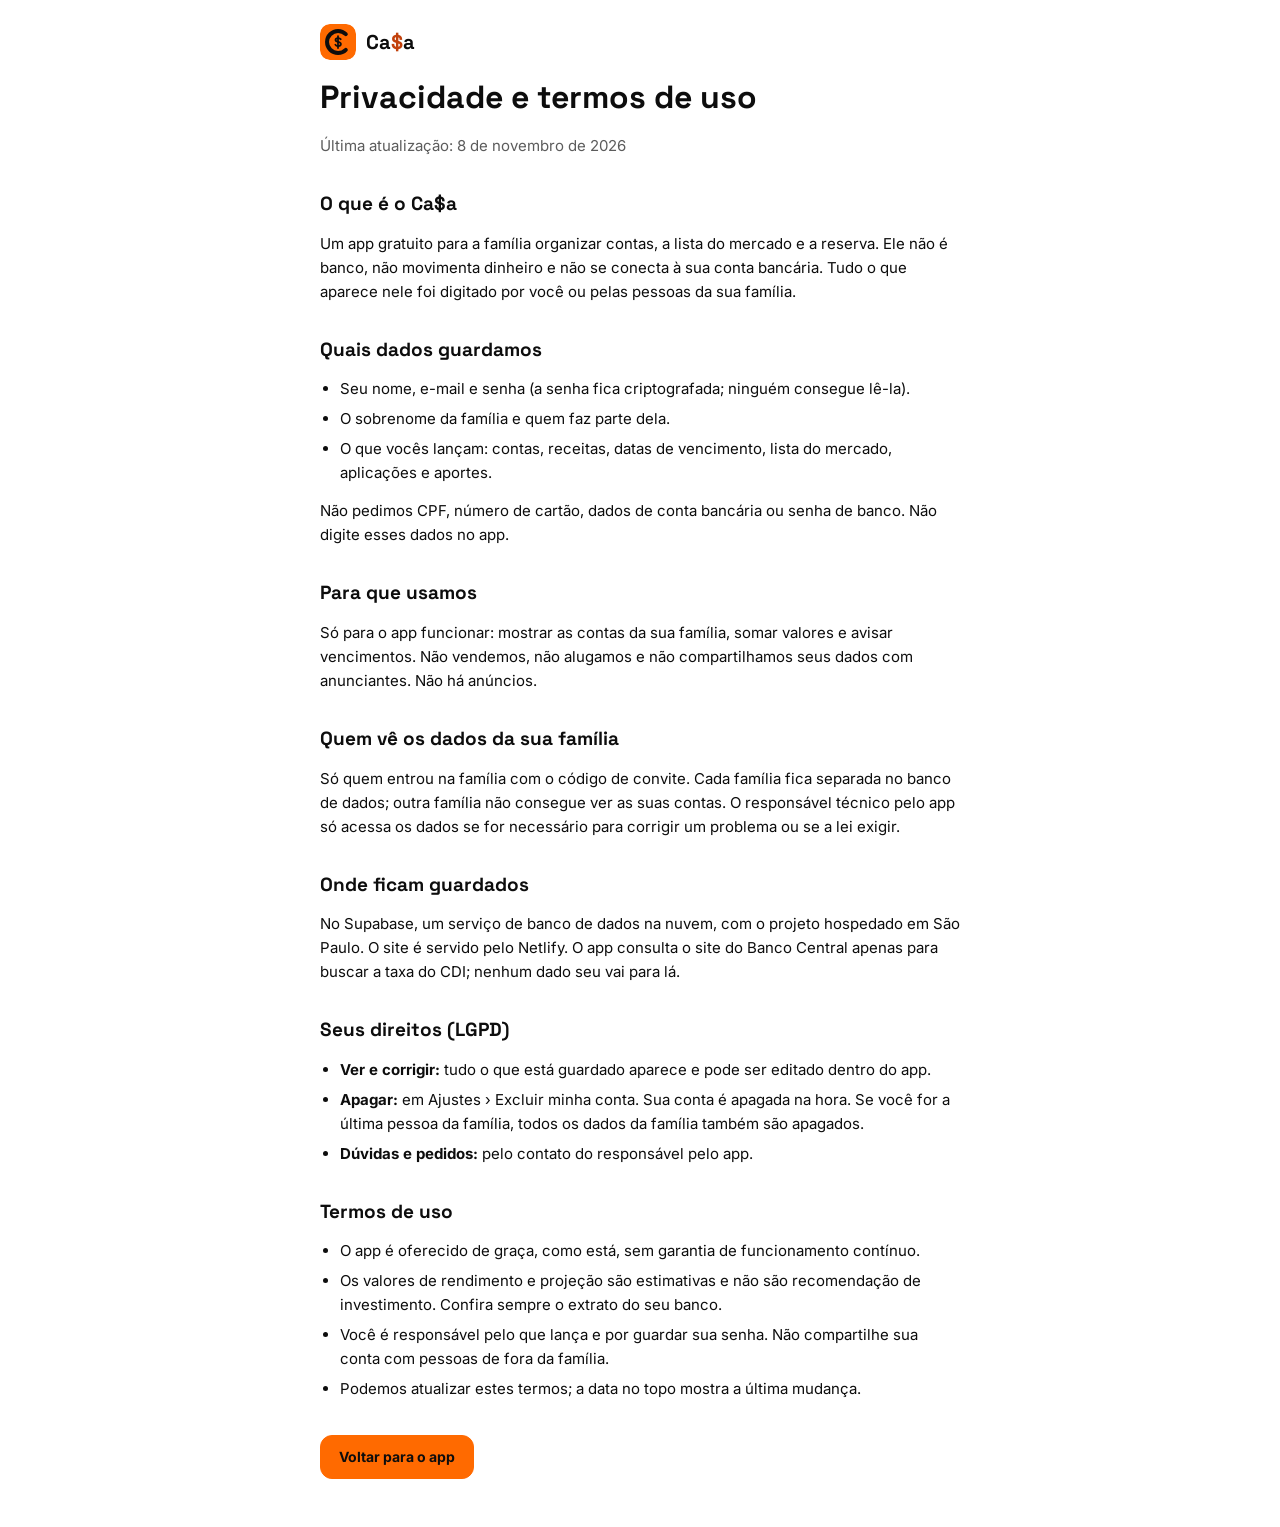
<file: privacidade.html>
<!doctype html>
<html lang="pt-BR">
<head>
<meta charset="utf-8">
<meta name="viewport" content="width=device-width, initial-scale=1, viewport-fit=cover">
<title>Privacidade e termos · Ca$a</title>
<meta name="theme-color" content="#0D0D0D">
<link rel="icon" type="image/png" sizes="32x32" href="icons/favicon-32.png">
<link rel="icon" type="image/png" sizes="192x192" href="icons/icon-192.png">
<link rel="icon" type="image/svg+xml" href="icons/icon.svg">
<link rel="shortcut icon" href="favicon.ico">
<link rel="stylesheet" href="https://fonts.googleapis.com/css2?family=Inter:wght@400;500;600;700&family=Space+Grotesk:wght@500;700&display=swap">
<link rel="stylesheet" href="css/styles.css">
<style>
  .doc { max-width: 680px; margin: 0 auto; padding: calc(24px + env(safe-area-inset-top, 0px)) max(20px, env(safe-area-inset-right, 0px)) 48px max(20px, env(safe-area-inset-left, 0px)); display: flex; flex-direction: column; gap: 14px; }
  .doc h1 { font-size: 32px; }
  .doc h2 { font-size: 19px; margin-top: 18px; }
  .doc p, .doc li { color: var(--fg); line-height: 1.6; margin: 0; }
  .doc ul { margin: 0; padding-left: 20px; display: flex; flex-direction: column; gap: 6px; }
  .doc .muted { color: var(--muted); }
</style>
<script>
  try { const t = localStorage.getItem('casa-tema'); if (t && t !== 'auto') document.documentElement.setAttribute('data-theme', t); } catch (e) {}
</script>
</head>
<body>
<article class="doc">
  <a href="./" class="brand" style="color:var(--fg)"><img src="icons/icon.svg" alt="" width="36" height="36"><span class="brand-name">Ca<span class="cif">$</span>a</span></a>
  <h1>Privacidade e termos de uso</h1>
  <p class="muted">Última atualização: 8 de novembro de 2026</p>

  <h2>O que é o Ca$a</h2>
  <p>Um app gratuito para a família organizar contas, a lista do mercado e a reserva. Ele não é banco, não movimenta dinheiro e não se conecta à sua conta bancária. Tudo o que aparece nele foi digitado por você ou pelas pessoas da sua família.</p>

  <h2>Quais dados guardamos</h2>
  <ul>
    <li>Seu nome, e-mail e senha (a senha fica criptografada; ninguém consegue lê-la).</li>
    <li>O sobrenome da família e quem faz parte dela.</li>
    <li>O que vocês lançam: contas, receitas, datas de vencimento, lista do mercado, aplicações e aportes.</li>
  </ul>
  <p>Não pedimos CPF, número de cartão, dados de conta bancária ou senha de banco. Não digite esses dados no app.</p>

  <h2>Para que usamos</h2>
  <p>Só para o app funcionar: mostrar as contas da sua família, somar valores e avisar vencimentos. Não vendemos, não alugamos e não compartilhamos seus dados com anunciantes. Não há anúncios.</p>

  <h2>Quem vê os dados da sua família</h2>
  <p>Só quem entrou na família com o código de convite. Cada família fica separada no banco de dados; outra família não consegue ver as suas contas. O responsável técnico pelo app só acessa os dados se for necessário para corrigir um problema ou se a lei exigir.</p>

  <h2>Onde ficam guardados</h2>
  <p>No Supabase, um serviço de banco de dados na nuvem, com o projeto hospedado em São Paulo. O site é servido pelo Netlify. O app consulta o site do Banco Central apenas para buscar a taxa do CDI; nenhum dado seu vai para lá.</p>

  <h2>Seus direitos (LGPD)</h2>
  <ul>
    <li><b>Ver e corrigir:</b> tudo o que está guardado aparece e pode ser editado dentro do app.</li>
    <li><b>Apagar:</b> em Ajustes › Excluir minha conta. Sua conta é apagada na hora. Se você for a última pessoa da família, todos os dados da família também são apagados.</li>
    <li><b>Dúvidas e pedidos:</b> <span id="contato">pelo contato do responsável pelo app</span>.</li>
  </ul>

  <h2>Termos de uso</h2>
  <ul>
    <li>O app é oferecido de graça, como está, sem garantia de funcionamento contínuo.</li>
    <li>Os valores de rendimento e projeção são estimativas e não são recomendação de investimento. Confira sempre o extrato do seu banco.</li>
    <li>Você é responsável pelo que lança e por guardar sua senha. Não compartilhe sua conta com pessoas de fora da família.</li>
    <li>Podemos atualizar estes termos; a data no topo mostra a última mudança.</li>
  </ul>

  <p style="margin-top:20px"><a class="btn primary" href="./">Voltar para o app</a></p>
</article>
<script src="js/config.js"></script>
<script>
  (function () {
    var c = (window.CASA_CONFIG || {}).CONTATO;
    if (c) { var el = document.getElementById('contato'); el.textContent = ''; el.appendChild(document.createTextNode('pelo e-mail ')); var b = document.createElement('b'); b.textContent = c; el.appendChild(b); }
  })();
</script>
</body>
</html>
</file>
<file: css/styles.css>
/* Ca$a — app de contas da família
   Layout: celular com barra inferior; no PC (≥900px) menu lateral fixo.
   Cores: laranja = marca e ações · verde = o que sobra · azul = investido */
:root {
  --bg: #0D0D0D;
  --surface: #171717;
  --surface-2: #202020;
  --line: #2A2A2A;
  --fg: #FAFAFA;
  --muted: #A3A3A3;
  --accent: #FF6A00;
  --accent-text: #FF7A1A;
  --on-accent: #0D0D0D;
  --green: #2FD27A;
  --blue: #4D9BFF;
  --blue-soft: #A9CBFF;
  --danger: #FF6B6B;
  --on-blue: #0D0D0D;
  --font-display: "Space Grotesk", "Segoe UI", system-ui, sans-serif;
  --font-body: "Inter", "Segoe UI", system-ui, -apple-system, sans-serif;
  --radius: 16px;
  color-scheme: dark;
}
@media (prefers-color-scheme: light) {
  :root:not([data-theme="dark"]) {
    --bg: #FFFFFF; --surface: #F5F5F4; --surface-2: #ECECEB; --line: #E2E2E0;
    --fg: #0D0D0D; --muted: #5C5C5C; --accent: #FF6A00; --accent-text: #C2410C; --on-accent: #0D0D0D;
    --green: #15803D; --blue: #1D4ED8; --blue-soft: #93B4F0; --danger: #B91C1C; --on-blue: #FFFFFF;
    color-scheme: light;
  }
}
:root[data-theme="light"] {
  --bg: #FFFFFF; --surface: #F5F5F4; --surface-2: #ECECEB; --line: #E2E2E0;
  --fg: #0D0D0D; --muted: #5C5C5C; --accent: #FF6A00; --accent-text: #C2410C; --on-accent: #0D0D0D;
  --green: #15803D; --blue: #1D4ED8; --blue-soft: #93B4F0; --danger: #B91C1C; --on-blue: #FFFFFF;
  color-scheme: light;
}

* { box-sizing: border-box; }
html, body { margin: 0; height: 100%; }
body {
  background: var(--bg); color: var(--fg);
  font-family: var(--font-body); font-size: 15px; line-height: 1.45;
  -webkit-font-smoothing: antialiased;
  -webkit-tap-highlight-color: transparent;
}
[hidden] { display: none !important; }
button, input, select { font: inherit; color: inherit; }
a { color: var(--accent-text); text-decoration: none; }
h1, h2, h3 { font-family: var(--font-display); margin: 0; text-wrap: balance; }
.num { font-variant-numeric: tabular-nums; }
:focus-visible { outline: 2px solid var(--accent); outline-offset: 2px; }
@media (prefers-reduced-motion: reduce) { * { transition: none !important; animation: none !important; } }

.splash { min-height: 100vh; display: flex; flex-direction: column; align-items: center; justify-content: center; gap: 16px; color: var(--muted); }

/* ---------- Marca ---------- */
.brand { display: flex; align-items: center; gap: 10px; }
.brand img { width: 36px; height: 36px; border-radius: 10px; }
.brand-name { font-family: var(--font-display); font-weight: 700; font-size: 20px; line-height: 1.05; }
.brand-name .cif { color: var(--accent-text); }
.brand-name small { display: block; font-family: var(--font-body); font-size: 13px; font-weight: 500; color: var(--muted); }

/* ---------- Estrutura ---------- */
.shell { min-height: 100%; display: flex; }
.sidebar { display: none; }
.content { flex: 1; min-width: 0; display: flex; flex-direction: column; }
.topbar {
  position: sticky; top: 0; z-index: 5; background: var(--bg);
  padding: calc(env(safe-area-inset-top, 0px) + 14px) max(16px, env(safe-area-inset-right, 0px)) 12px max(16px, env(safe-area-inset-left, 0px));
  display: flex; align-items: center; justify-content: space-between; gap: 12px; flex-wrap: wrap;
  border-bottom: 1px solid var(--line);
}
.subbar { flex-basis: 100%; display: flex; flex-direction: column; gap: 6px; max-width: 1068px; }
.topbar .actions { display: flex; align-items: center; gap: 6px; }
main {
  flex: 1; width: 100%; max-width: 1100px; margin: 0 auto;
  padding: 16px max(16px, env(safe-area-inset-right, 0px)) calc(96px + env(safe-area-inset-bottom, 0px)) max(16px, env(safe-area-inset-left, 0px));
  display: flex; flex-direction: column; gap: 16px;
}
.bottomnav {
  position: fixed; left: 0; right: 0; bottom: 0; z-index: 6;
  background: var(--bg); border-top: 1px solid var(--line);
  display: grid; grid-template-columns: repeat(5, minmax(0, 1fr));
  padding: 6px max(4px, env(safe-area-inset-right, 0px)) calc(6px + env(safe-area-inset-bottom, 0px)) max(4px, env(safe-area-inset-left, 0px));
}
.navlink {
  display: flex; flex-direction: column; align-items: center; justify-content: center; gap: 3px;
  min-height: 52px; color: var(--muted); font-size: 11px; font-weight: 500; border-radius: 12px;
}
.navlink[aria-current="page"] { color: var(--accent-text); font-weight: 700; }
.navlink svg { width: 22px; height: 22px; }

@media (min-width: 900px) {
  .bottomnav { display: none; }
  .sidebar {
    display: flex; flex-direction: column; gap: 28px; width: 248px; flex-shrink: 0;
    position: sticky; top: 0; height: 100vh; padding: 28px 16px; border-right: 1px solid var(--line);
  }
  .sidebar nav { display: flex; flex-direction: column; gap: 4px; }
  .sidebar .navlink { flex-direction: row; justify-content: flex-start; gap: 12px; padding: 0 12px; min-height: 44px; font-size: 14px; color: var(--fg); }
  .sidebar .navlink[aria-current="page"] { background: var(--accent); color: var(--on-accent); }
  .sidebar .side-foot { margin-top: auto; display: flex; flex-direction: column; gap: 8px; font-size: 13px; color: var(--muted); }
  .topbar .brand { display: none; }
  main { padding-bottom: 40px; padding-top: 24px; }
  .fab { display: none; }
}

/* ---------- Componentes ---------- */
.card { background: var(--surface); border: 1px solid var(--line); border-radius: var(--radius); padding: 16px; display: flex; flex-direction: column; gap: 10px; min-width: 0; }
.card.hero { border-top: 4px solid var(--accent); padding: 20px; }
.card.blue-top { border-top: 4px solid var(--blue); }
.card h2 { font-size: 16px; }
.row { display: flex; align-items: center; justify-content: space-between; gap: 12px; }
.label { font-size: 12px; font-weight: 600; color: var(--muted); text-transform: uppercase; letter-spacing: 0.05em; }
.muted { color: var(--muted); }
.small { font-size: 13px; }
.big { font-family: var(--font-display); font-weight: 700; font-size: 36px; line-height: 1.05; letter-spacing: -0.01em; }
.mid { font-family: var(--font-display); font-weight: 700; font-size: 24px; line-height: 1.1; }
.green { color: var(--green); }
.blue { color: var(--blue); }
.orange { color: var(--accent-text); }
.danger { color: var(--danger); }

.grid { display: grid; gap: 16px; grid-template-columns: repeat(auto-fit, minmax(min(100%, 300px), 1fr)); align-items: start; }
.pair { display: grid; grid-template-columns: repeat(2, minmax(0, 1fr)); gap: 10px; }
.pill { background: var(--bg); border-radius: 12px; padding: 10px 12px; display: flex; flex-direction: column; gap: 2px; min-width: 0; }
.pill .v { font-weight: 700; font-size: 16px; }

.bar { height: 8px; border-radius: 4px; background: var(--line); overflow: hidden; }
.bar > span { display: block; height: 100%; background: var(--accent); border-radius: 4px; }
.bar.blue > span { background: var(--blue); }

.btn {
  min-height: 44px; padding: 0 18px; border-radius: 12px; border: 1px solid var(--line);
  background: var(--surface); color: var(--fg); font-weight: 600; font-size: 14px;
  display: inline-flex; align-items: center; justify-content: center; gap: 8px; cursor: pointer;
}
.btn.primary { background: var(--accent); border-color: var(--accent); color: var(--on-accent); font-weight: 700; }
.btn.blue { background: var(--blue); border-color: var(--blue); color: #0D0D0D; font-weight: 700; }
.btn.ghost { background: transparent; }
.btn.danger { color: var(--danger); background: transparent; }
.btn.block { width: 100%; }
.btn:disabled { opacity: 0.5; cursor: default; }
.iconbtn { width: 44px; height: 44px; border-radius: 12px; border: 0; background: transparent; display: inline-flex; align-items: center; justify-content: center; cursor: pointer; color: var(--fg); }
.iconbtn svg { width: 20px; height: 20px; }

.month-row { display: flex; justify-content: center; }
@media (min-width: 900px) { .month-row { justify-content: flex-start; } }
.month { display: flex; align-items: center; gap: 2px; background: var(--surface); border: 1px solid var(--line); border-radius: 12px; padding: 2px; }
.month span { min-width: 120px; text-align: center; font-weight: 600; font-size: 14px; }

.alert { display: flex; align-items: center; gap: 12px; border: 1px solid var(--accent); border-radius: 14px; padding: 12px 14px; background: var(--surface); color: var(--fg); }
.alert .ic { width: 36px; height: 36px; border-radius: 10px; background: var(--accent); color: var(--on-accent); display: flex; align-items: center; justify-content: center; flex-shrink: 0; }
.alert .ic svg { width: 18px; height: 18px; }
.alert.ok { border-color: var(--line); }
.alert.ok .ic { background: var(--green); }

.list { display: flex; flex-direction: column; gap: 8px; }
.item { display: flex; align-items: center; gap: 12px; background: var(--surface); border: 1px solid var(--line); border-radius: 14px; padding: 8px 12px 8px 8px; min-width: 0; }
.item .body { flex: 1; min-width: 0; display: flex; flex-direction: column; gap: 2px; cursor: pointer; }
.item .title { font-weight: 600; white-space: nowrap; overflow: hidden; text-overflow: ellipsis; }
.item .sub { font-size: 12px; color: var(--muted); white-space: nowrap; overflow: hidden; text-overflow: ellipsis; }
.item .end { display: flex; flex-direction: column; align-items: flex-end; gap: 2px; flex-shrink: 0; }
.item .val { font-weight: 700; }
.item .when { font-size: 12px; font-weight: 600; color: var(--accent-text); }
.item.done .title { color: var(--muted); text-decoration: line-through; }
.item.done .val, .item.done .when { color: var(--muted); }
.item.off { opacity: 0.55; }
.item.off .title { text-decoration: line-through; color: var(--muted); }

.check { width: 44px; height: 44px; flex-shrink: 0; border-radius: 12px; border: 2px solid var(--accent); background: transparent; display: flex; align-items: center; justify-content: center; cursor: pointer; }
.check svg { width: 18px; height: 18px; }
.check.on { background: var(--fg); border-color: var(--fg); color: var(--bg); }
.check.rec { border-color: var(--green); }
.check.rec.on { background: var(--green); border-color: var(--green); color: #0D0D0D; }

.switch { width: 44px; height: 44px; flex-shrink: 0; border: 0; background: transparent; padding: 0; display: flex; align-items: center; justify-content: center; cursor: pointer; }
.switch .track { width: 38px; height: 22px; border-radius: 11px; padding: 3px; background: var(--line); display: flex; justify-content: flex-start; }
.switch .knob { width: 16px; height: 16px; border-radius: 8px; background: var(--muted); }
.switch[aria-pressed="true"] .track { background: var(--accent); justify-content: flex-end; }
.switch[aria-pressed="true"] .knob { background: #0D0D0D; }

.money { display: flex; align-items: center; gap: 4px; background: var(--bg); border: 1px solid var(--line); border-radius: 10px; padding: 0 10px; height: 40px; flex-shrink: 0; }
.money span { font-size: 13px; color: var(--muted); }
.money input { width: 76px; background: transparent; border: 0; text-align: right; font-weight: 600; outline: none; }

.seg { display: grid; grid-auto-flow: column; grid-auto-columns: minmax(0, 1fr); background: var(--surface); border: 1px solid var(--line); border-radius: 12px; padding: 4px; gap: 4px; }
.seg button { min-height: 40px; border: 0; border-radius: 9px; background: transparent; font-weight: 600; font-size: 14px; cursor: pointer; }
.seg button[aria-pressed="true"] { background: var(--accent); color: var(--on-accent); }
.seg.nat button[data-v="receita"][aria-pressed="true"] { background: var(--green); color: #0D0D0D; }

.chips { display: flex; flex-wrap: wrap; gap: 8px; }
.chip { min-height: 40px; padding: 0 14px; border-radius: 12px; border: 1px solid var(--line); background: var(--surface); font-weight: 600; font-size: 14px; cursor: pointer; }
.chip[aria-pressed="true"] { background: var(--accent); border-color: var(--accent); color: var(--on-accent); }

.field { display: flex; flex-direction: column; gap: 6px; min-width: 0; }
.field label, .field .lbl { font-size: 13px; font-weight: 600; color: var(--muted); }
.input { height: 48px; width: 100%; background: var(--surface); border: 1px solid var(--line); border-radius: 12px; padding: 0 14px; font-size: 16px; }
.input:focus { border-color: var(--accent); outline: none; }
.input.bigvalue { height: 64px; text-align: center; font-family: var(--font-display); font-weight: 700; font-size: 34px; background: transparent; border: 0; }
.form { display: flex; flex-direction: column; gap: 16px; }
.form .two { display: grid; grid-template-columns: minmax(0, 2fr) minmax(0, 1fr); gap: 10px; }
.hint { font-size: 13px; color: var(--muted); }
.error { font-size: 14px; color: var(--danger); }

/* Folha (formulários) */
.sheet-back { position: fixed; inset: 0; z-index: 20; background: rgba(0,0,0,0.55); display: flex; align-items: flex-end; justify-content: center; }
.sheet {
  width: 100%; max-width: 520px; max-height: 92vh; overflow-y: auto; background: var(--bg);
  border: 1px solid var(--line); border-radius: 20px 20px 0 0;
  padding: 18px max(18px, env(safe-area-inset-right, 0px)) calc(20px + env(safe-area-inset-bottom, 0px)) max(18px, env(safe-area-inset-left, 0px));
  display: flex; flex-direction: column; gap: 16px;
}
@media (min-width: 900px) { .sheet-back { align-items: center; } .sheet { border-radius: 20px; } }
.sheet-head { display: flex; align-items: center; justify-content: space-between; }
.sheet-head h2 { font-size: 20px; }
.sheet-foot { display: flex; gap: 10px; flex-wrap: wrap; }
.sheet-foot .btn { flex: 1 1 140px; }

.fab {
  position: fixed; z-index: 7; right: max(16px, env(safe-area-inset-right, 0px));
  bottom: calc(84px + env(safe-area-inset-bottom, 0px));
  width: 56px; height: 56px; border-radius: 28px; border: 0; background: var(--accent); color: var(--on-accent);
  display: flex; align-items: center; justify-content: center; box-shadow: 0 6px 20px rgba(255,106,0,0.35); cursor: pointer;
}
.fab svg { width: 24px; height: 24px; }
@media (min-width: 900px) { .fab { display: none; } }
.btn svg { width: 18px; height: 18px; flex-shrink: 0; }
.st-orange { background: var(--accent); color: var(--on-accent) !important; }
.st-blue { background: var(--blue); color: var(--on-blue) !important; }
.st-green { background: var(--green); color: var(--on-blue) !important; }
.st-red { background: var(--danger); color: #FFFFFF !important; }

.chart { display: grid; grid-template-columns: repeat(12, minmax(0, 1fr)); gap: 4px; align-items: end; height: 160px; border-bottom: 1px solid var(--line); position: relative; }
.chart .b { background: var(--blue); border-radius: 4px 4px 0 0; min-height: 2px; }
.chart .goal { position: absolute; left: 0; right: 0; border-top: 1px dashed var(--muted); }
.chart .goal span { position: absolute; left: 0; top: -18px; font-size: 11px; color: var(--muted); background: var(--surface); padding-right: 4px; }
.chart-x { display: grid; grid-template-columns: repeat(12, minmax(0, 1fr)); gap: 4px; font-size: 11px; color: var(--muted); text-align: center; }

.steps { display: grid; grid-template-columns: repeat(3, minmax(0, 1fr)); gap: 8px; }
.steps div { border-radius: 14px; padding: 12px; display: flex; flex-direction: column; gap: 4px; font-size: 13px; font-weight: 600; line-height: 1.3; color: #0D0D0D; }
.steps b { font-size: 12px; }

table.tbl { width: 100%; border-collapse: collapse; font-size: 14px; }
.tbl th { text-align: left; font-size: 12px; color: var(--muted); font-weight: 600; padding: 8px 6px; }
.tbl td { padding: 10px 6px; border-top: 1px solid var(--line); }
.tbl .r { text-align: right; }
.scroll-x { overflow-x: auto; }

.empty { text-align: center; padding: 28px 16px; color: var(--muted); display: flex; flex-direction: column; gap: 10px; align-items: center; }

.demo-banner { background: var(--accent); color: var(--on-accent); font-size: 13px; font-weight: 600; text-align: center; padding: 6px max(16px, env(safe-area-inset-right, 0px)) 6px max(16px, env(safe-area-inset-left, 0px)); }

/* Telas de entrada */
.auth { min-height: 100vh; display: flex; align-items: center; justify-content: center; padding: calc(24px + env(safe-area-inset-top, 0px)) max(20px, env(safe-area-inset-right, 0px)) calc(24px + env(safe-area-inset-bottom, 0px)) max(20px, env(safe-area-inset-left, 0px)); }
.auth-box { width: 100%; max-width: 400px; display: flex; flex-direction: column; gap: 24px; }
.auth-logo { display: flex; flex-direction: column; gap: 14px; }
.auth-logo img { width: 72px; height: 72px; border-radius: 18px; }
.auth-logo h1 { font-size: 48px; line-height: 1; letter-spacing: -0.03em; }
.auth-logo h1 .cif { color: var(--accent-text); }
.auth-logo p { margin: 0; color: var(--muted); }
.preview-name { background: var(--surface); border: 1px solid var(--line); border-radius: 18px; padding: 20px; display: flex; align-items: center; gap: 14px; }
.preview-name img { width: 52px; height: 52px; border-radius: 14px; }
.preview-name .brand-name { font-size: 26px; }
.linkbtn { background: none; border: 0; color: var(--accent-text); font-weight: 600; cursor: pointer; padding: 8px 0; min-height: 44px; }

#toast { position: fixed; z-index: 30; left: 50%; transform: translateX(-50%); bottom: calc(96px + env(safe-area-inset-bottom, 0px)); background: var(--fg); color: var(--bg); padding: 10px 16px; border-radius: 12px; font-weight: 600; font-size: 14px; max-width: calc(100% - 32px); }

/* ---------- Mercado: grupos, botões pequenos, estoque ---------- */
.group-h { display: flex; justify-content: space-between; align-items: baseline; gap: 12px; margin-top: 10px; padding: 0 4px; font-size: 12px; font-weight: 700; color: var(--muted); text-transform: uppercase; letter-spacing: 0.05em; }
.list > .group-h:first-child { margin-top: 0; }
.btn.mini { min-height: 40px; padding: 0 12px; font-size: 13px; border-radius: 10px; flex-shrink: 0; }
select.input { appearance: auto; }
select.input.mini { height: 40px; font-size: 13px; padding: 0 8px; min-width: 0; }
.item.wrap { flex-wrap: wrap; row-gap: 6px; padding: 10px 12px; }
.item.wrap .body { flex: 1 1 100%; padding-left: 0 !important; }
.item.wrap select.input.mini { flex: 1 1 0; }
.stepper { display: grid; grid-template-columns: 56px minmax(0, 1fr) 56px; gap: 8px; }
.stepper .btn { font-size: 22px; padding: 0; }
.stepper .input { text-align: center; font-weight: 700; }

/* Lápis discreto ao lado do nome: mostra que dá para tocar e editar */
.item .body[data-act^="editar"] .title::after {
  content: ""; display: inline-block; width: 12px; height: 12px; margin-left: 6px; vertical-align: -1px; background: var(--muted); opacity: 0.8;
  -webkit-mask: url("data:image/svg+xml,%3Csvg xmlns='http://www.w3.org/2000/svg' viewBox='0 0 24 24' fill='none' stroke='black' stroke-width='2.5' stroke-linecap='round' stroke-linejoin='round'%3E%3Cpath d='M12 20h9M16.5 3.5a2.1 2.1 0 0 1 3 3L7 19l-4 1 1-4z'/%3E%3C/svg%3E") center / contain no-repeat;
  mask: url("data:image/svg+xml,%3Csvg xmlns='http://www.w3.org/2000/svg' viewBox='0 0 24 24' fill='none' stroke='black' stroke-width='2.5' stroke-linecap='round' stroke-linejoin='round'%3E%3Cpath d='M12 20h9M16.5 3.5a2.1 2.1 0 0 1 3 3L7 19l-4 1 1-4z'/%3E%3C/svg%3E") center / contain no-repeat;
}

/* Disponível do mês, fixo no topo */
.subbar.dispo { flex-direction: row; justify-content: space-between; align-items: center; gap: 12px; color: var(--fg); padding: 2px 0; }
.subbar.dispo b { font-size: 16px; }

/* ---------- Balanço do mês e contas em uma tela ---------- */
.bal { display: flex; flex-direction: column; gap: 6px; }
.bal-row { display: flex; justify-content: space-between; align-items: baseline; gap: 12px; font-size: 15px; }
.bal-row > span { color: var(--muted); }
.bal-row a { margin-left: 6px; }
.bal-total { display: flex; justify-content: space-between; align-items: baseline; gap: 12px; border-top: 1px solid var(--line); padding-top: 10px; margin-top: 2px; flex-wrap: wrap; }
.bal-total > span { font-weight: 600; }
.balanco .big { font-size: 32px; }
.cols { display: grid; grid-template-columns: minmax(0, 1fr); gap: 16px; align-items: start; }
@media (min-width: 760px) { .cols { grid-template-columns: repeat(2, minmax(0, 1fr)); } }
.col { display: flex; flex-direction: column; gap: 8px; min-width: 0; }
.col-h { display: flex; justify-content: space-between; align-items: flex-end; gap: 12px; padding: 0 4px; }
.col-h h2 { font-size: 18px; }
.col-h > div { display: flex; flex-direction: column; gap: 2px; min-width: 0; }
.btn.add { align-self: flex-start; color: var(--accent-text); border-style: dashed; }
</file>
